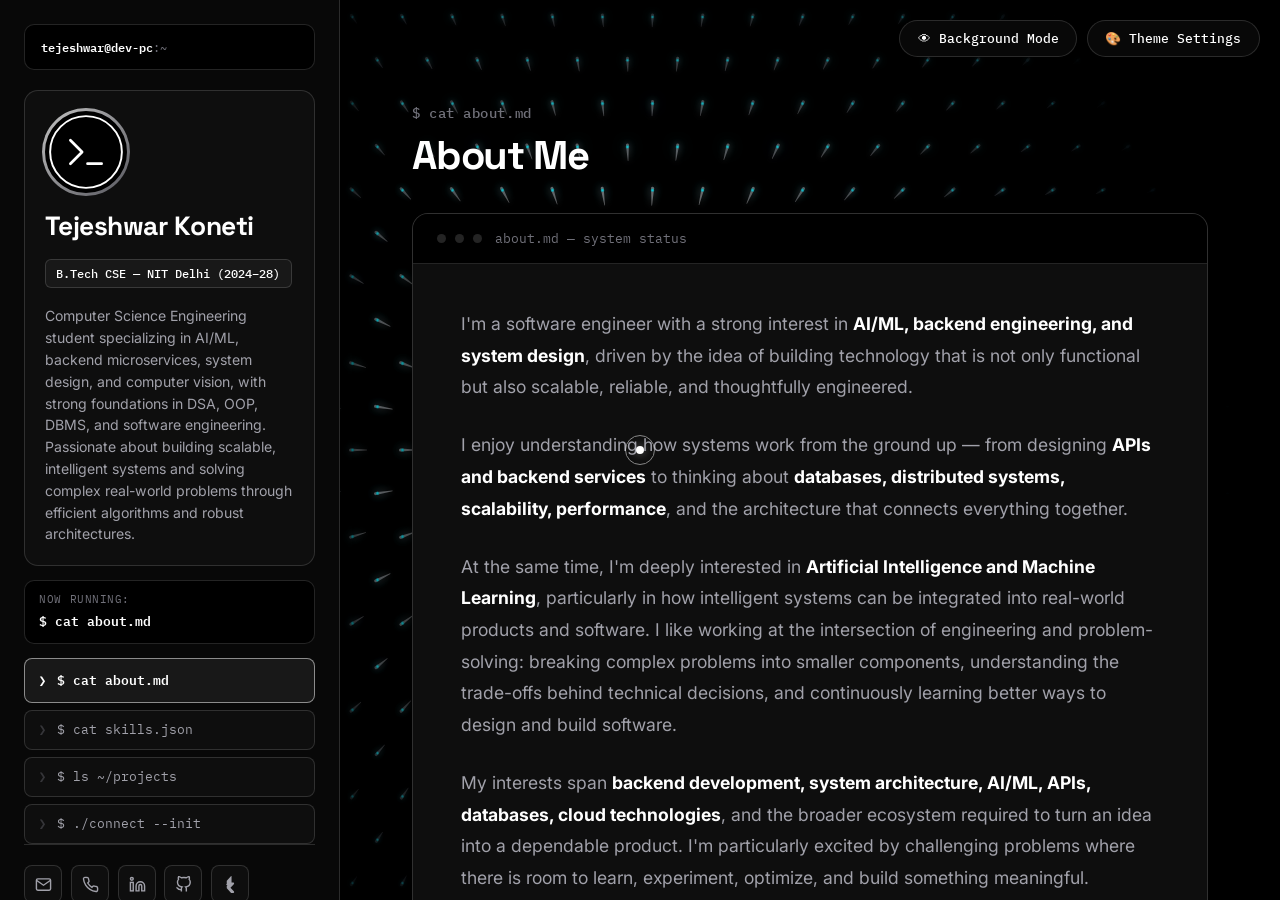
<file: index.html>
<!DOCTYPE html>
<html lang="en">
<head>
  <meta charset="UTF-8">
  <meta name="viewport" content="width=device-width, initial-scale=1.0, viewport-fit=cover, maximum-scale=1, user-scalable=no">
  <meta name="theme-color" content="#000000">
  <title>Tejeshwar Koneti — Computer Science Portfolio</title>
  <meta name="description" content="Personal portfolio of Tejeshwar Koneti, Computer Science Engineering student at NIT Delhi (2024–2028), specializing in AI/ML, Backend Engineering, System Design, and Computer Vision.">
  <link rel="stylesheet" href="styles.css">
</head>
<body data-theme="blackout">

  <!-- Background Vector Canvas Matrix -->
  <canvas id="clock-canvas"></canvas>

  <!-- Top Right Controls Bar -->
  <div class="quick-view-toggle">
    <button id="btn-toggle-portfolio" class="nav-btn" data-cursor-text="Toggle UI">
      <span id="portfolio-view-icon">👁</span>
      <span id="portfolio-view-text">Background Mode</span>
    </button>
    <div class="theme-dropdown-wrapper">
      <button id="btn-theme-settings" class="nav-btn" data-cursor-text="Theme Settings">
        <span>🎨</span>
        <span>Theme Settings</span>
      </button>
      <div id="theme-dropdown" class="theme-dropdown" aria-hidden="true"></div>
    </div>
  </div>

  <!-- Main Split-Screen Portfolio Overlay -->
  <div class="split-portfolio-container" id="portfolio-overlay">
    
    <!-- LEFT PANEL: 3D Reactive Sidebar Cards (340px Wide) -->
    <aside class="portfolio-left-panel">
      
      <!-- Block 1: Terminal Header Card -->
      <div class="terminal-panel-header tilt-block">
        <span class="window-path"><span class="path-host">tejeshwar@dev-pc</span>:~</span>
      </div>

      <!-- Block 2: Main Profile Card -->
      <div class="profile-card tilt-block">
        <div class="avatar-wrapper">
          <div class="avatar-ring"></div>
          <div class="avatar-content">
            <svg class="avatar-svg" viewBox="0 0 100 100" fill="none">
              <circle cx="50" cy="50" r="46" stroke="currentColor" stroke-width="2.5" class="avatar-path" />
              <path d="M30 65 L45 50 L30 35" stroke="currentColor" stroke-width="3.5" stroke-linecap="round" stroke-linejoin="round" class="avatar-path"/>
              <path d="M52 65 H70" stroke="currentColor" stroke-width="3.5" stroke-linecap="round" class="avatar-path"/>
            </svg>
          </div>
        </div>

        <h1 class="profile-name">Tejeshwar Koneti</h1>
        <div class="profile-role">
          <span class="role-badge">B.Tech CSE — NIT Delhi (2024–28)</span>
        </div>

        <p class="profile-bio">
          Computer Science Engineering student specializing in AI/ML, backend microservices, system design, and computer vision, with strong foundations in DSA, OOP, DBMS, and software engineering. Passionate about building scalable, intelligent systems and solving complex real-world problems through efficient algorithms and robust architectures.
        </p>
      </div>

      <!-- Block 3: Live Status Card -->
      <div class="status-indicator-box tilt-block">
        <span class="status-prefix">now running:</span>
        <span class="status-cmd" id="now-running-cmd">$ cat about.md</span>
      </div>

      <!-- Block 4: CLI Navigation Menu Cards -->
      <nav class="cli-nav-menu">
        <a href="#about" class="cli-nav-item tilt-block active" data-section="about">
          <span class="cli-arrow">❯</span>
          <span class="cli-cmd">$ cat about.md</span>
        </a>
        <a href="#skills" class="cli-nav-item tilt-block" data-section="skills">
          <span class="cli-arrow">❯</span>
          <span class="cli-cmd">$ cat skills.json</span>
        </a>
        <a href="#projects" class="cli-nav-item tilt-block" data-section="projects">
          <span class="cli-arrow">❯</span>
          <span class="cli-cmd">$ ls ~/projects</span>
        </a>
        <a href="#contact" class="cli-nav-item tilt-block" data-section="contact">
          <span class="cli-arrow">❯</span>
          <span class="cli-cmd">$ ./connect --init</span>
        </a>
      </nav>

      <!-- Pinned Contact Links -->
      <div class="pinned-socials">
        <a href="mailto:Tejeshwar3510@gmail.com" class="social-icon-btn tilt-block" title="Email" target="_blank" rel="noopener">
          <svg viewBox="0 0 24 24" fill="none" stroke="currentColor" stroke-width="2"><path d="M4 4h16c1.1 0 2 .9 2 2v12c0 1.1-.9 2-2 2H4c-1.1 0-2-.9-2-2V6c0-1.1.9-2 2-2z"/><path d="M22 6l-10 7L2 6"/></svg>
        </a>
        <a href="tel:+918179459883" class="social-icon-btn tilt-block" title="Phone" target="_blank" rel="noopener">
          <svg viewBox="0 0 24 24" fill="none" stroke="currentColor" stroke-width="2"><path d="M22 16.92v3a2 2 0 0 1-2.18 2 19.79 19.79 0 0 1-8.63-3.07 19.5 19.5 0 0 1-6-6 19.79 19.79 0 0 1-3.07-8.67A2 2 0 0 1 4.11 2h3a2 2 0 0 1 2 1.72 12.84 12.84 0 0 0 .7 2.81 2 2 0 0 1-.45 2.11L8.09 9.91a16 16 0 0 0 6 6l1.27-1.27a2 2 0 0 1 2.11-.45 12.84 12.84 0 0 0 2.81.7A2 2 0 0 1 22 16.92z"/></svg>
        </a>
        <a href="https://www.linkedin.com/in/tejeshwar-koneti16/" class="social-icon-btn tilt-block" title="LinkedIn" target="_blank" rel="noopener">
          <svg viewBox="0 0 24 24" fill="none" stroke="currentColor" stroke-width="2"><path d="M16 8a6 6 0 0 1 6 6v7h-4v-7a2 2 0 0 0-2-2 2 2 0 0 0-2 2v7h-4v-7a6 6 0 0 1 6-6z"/><rect x="2" y="9" width="4" height="12"/><circle cx="4" cy="4" r="2"/></svg>
        </a>
        <a href="https://github.com/Tejeshwar2006" class="social-icon-btn tilt-block" title="GitHub" target="_blank" rel="noopener">
          <svg viewBox="0 0 24 24" fill="none" stroke="currentColor" stroke-width="2"><path d="M9 19c-5 1.5-5-2.5-7-3m14 6v-3.87a3.37 3.37 0 0 0-.94-2.61c3.14-.35 6.44-1.54 6.44-7A5.44 5.44 0 0 0 20 4.77 5.07 5.07 0 0 0 19.91 1S18.73.65 16 2.48a13.38 13.38 0 0 0-7 0C6.27.65 5.09 1 5.09 1A5.07 5.07 0 0 0 5 4.77a5.44 5.44 0 0 0-1.5 3.78c0 5.42 3.3 6.61 6.44 7A3.37 3.37 0 0 0 9 18.13V22"/></svg>
        </a>
        <a href="https://leetcode.com/u/Tejeshwar_Koneti" class="social-icon-btn tilt-block" title="LeetCode" target="_blank" rel="noopener">
          <svg viewBox="0 0 24 24" fill="currentColor"><path d="M13.483 0a1.374 1.374 0 0 0-.961.438L7.116 6.226a1.374 1.374 0 0 0-.416.946V16.8a1.374 1.374 0 0 0 .416.947l5.406 5.788c.25.268.598.416.961.416h2.247c.759 0 1.374-.615 1.374-1.374 0-.363-.148-.711-.416-.961l-4.707-5.04 4.707-5.04c.268-.25.416-.598.416-.961 0-.759-.615-1.374-1.374-1.374h-2.247zm-4.32 8.358L5.787 12l3.376 3.642 1.488-1.593L8.96 12l1.691-2.049z"/></svg>
        </a>
      </div>
    </aside>

    <!-- RIGHT PANEL: Enlarged Scroll Feed -->
    <main class="portfolio-right-panel" id="scroll-main">
      
      <!-- SECTION 1: ABOUT ME -->
      <section class="content-section" id="about" data-command="$ cat about.md">
        <div class="section-eyebrow">$ cat about.md</div>
        <h2 class="section-title">About Me</h2>
        
        <div class="terminal-card about-card-large tilt-block">
          <div class="terminal-card-header">
            <span class="term-dot"></span><span class="term-dot"></span><span class="term-dot"></span>
            <span class="term-filename">about.md — system status</span>
          </div>
          <div class="terminal-card-body">
            <p class="term-text">
              I'm a software engineer with a strong interest in <strong>AI/ML, backend engineering, and system design</strong>, driven by the idea of building technology that is not only functional but also scalable, reliable, and thoughtfully engineered.
            </p>
            <p class="term-text">
              I enjoy understanding how systems work from the ground up — from designing <strong>APIs and backend services</strong> to thinking about <strong>databases, distributed systems, scalability, performance</strong>, and the architecture that connects everything together.
            </p>
            <p class="term-text">
              At the same time, I'm deeply interested in <strong>Artificial Intelligence and Machine Learning</strong>, particularly in how intelligent systems can be integrated into real-world products and software. I like working at the intersection of engineering and problem-solving: breaking complex problems into smaller components, understanding the trade-offs behind technical decisions, and continuously learning better ways to design and build software.
            </p>
            <p class="term-text">
              My interests span <strong>backend development, system architecture, AI/ML, APIs, databases, cloud technologies</strong>, and the broader ecosystem required to turn an idea into a dependable product. I'm particularly excited by challenging problems where there is room to learn, experiment, optimize, and build something meaningful.
            </p>

            <!-- Fastfetch Terminal Output Card -->
            <div class="neofetch-box tilt-block">
              <div class="neofetch-logo">
                <pre id="ascii-donut" aria-label="Spinning donut animation"></pre>
              </div>
              <div class="neofetch-info">
                <div class="neofetch-row"><span class="neofetch-key">USER</span><span class="neofetch-val">tejeshwar @ workstation</span></div>
                <div class="neofetch-row"><span class="neofetch-key">DEGREE</span><span class="neofetch-val">B.Tech CSE — NIT Delhi (2024–2028)</span></div>
                <div class="neofetch-row"><span class="neofetch-key">SPECIALIZATION</span><span class="neofetch-val">AI/ML, Backend Engineering, System Design, CV</span></div>
                <div class="neofetch-row"><span class="neofetch-key">STACK</span><span class="neofetch-val">Python, C++, OpenCV, SQL, Pandas, NumPy, PHP</span></div>
                <div class="neofetch-row"><span class="neofetch-key">SHELL</span><span class="neofetch-val">zsh 5.9 / bash</span></div>
              </div>
            </div>
          </div>
        </div>
      </section>

      <!-- SECTION 2: TECH STACK & SKILLS -->
      <section class="content-section" id="skills" data-command="$ cat skills.json">
        <div class="section-eyebrow">$ cat skills.json</div>
        <h2 class="section-title">Tech Stack & Skills</h2>

        <div class="skills-category-grid">
          <div class="skill-card tilt-block">
            <div class="skill-category-title"><span class="code-symbol">/</span> Languages</div>
            <div class="skill-chips">
              <span class="chip">Python</span>
              <span class="chip">C</span>
              <span class="chip">C++</span>
              <span class="chip">SQL</span>
            </div>
          </div>

          <div class="skill-card tilt-block">
            <div class="skill-category-title"><span class="code-symbol">/</span> AI/ML & Data Engineering</div>
            <div class="skill-chips">
              <span class="chip">Pandas</span>
              <span class="chip">NumPy</span>
              <span class="chip">Data Pipelines</span>
              <span class="chip">Feature Processing</span>
            </div>
          </div>

          <div class="skill-card tilt-block">
            <div class="skill-category-title"><span class="code-symbol">/</span> Computer Vision & Real-Time AI</div>
            <div class="skill-chips">
              <span class="chip">OpenCV</span>
              <span class="chip">MediaPipe</span>
              <span class="chip">Gesture Recognition</span>
              <span class="chip">Real-Time Image Processing</span>
            </div>
          </div>

          <div class="skill-card tilt-block">
            <div class="skill-category-title"><span class="code-symbol">/</span> Backend & Databases</div>
            <div class="skill-chips">
              <span class="chip">MySQL</span>
              <span class="chip">SQL Optimization</span>
              <span class="chip">PHP</span>
              <span class="chip">HTML5 / CSS3</span>
            </div>
          </div>

          <div class="skill-card tilt-block">
            <div class="skill-category-title"><span class="code-symbol">/</span> System Design & Tools</div>
            <div class="skill-chips">
              <span class="chip">Git / GitHub</span>
              <span class="chip">Streamlit</span>
              <span class="chip">XAMPP</span>
              <span class="chip">MySQL Workbench</span>
              <span class="chip">VS Code</span>
              <span class="chip">Bash Terminal</span>
            </div>
          </div>

          <div class="skill-card tilt-block">
            <div class="skill-category-title"><span class="code-symbol">/</span> Core CS Fundamentals</div>
            <div class="skill-chips">
              <span class="chip">DSA</span>
              <span class="chip">OOPs</span>
              <span class="chip">Operating Systems</span>
              <span class="chip">Algorithm Design</span>
            </div>
          </div>
        </div>
      </section>

      <!-- SECTION 3: PROJECTS -->
      <section class="content-section" id="projects" data-command="$ ls ~/projects">
        <div class="section-eyebrow">$ ls ~/projects</div>
        <h2 class="section-title">Projects</h2>

        <div class="projects-stack">
          <!-- Project 1: Portfolio -->
          <article class="project-card tilt-block">
            <div class="project-header">
              <h3 class="project-name">Portfolio</h3>
              <a href="https://github.com/Tejeshwar2006/portfolio" target="_blank" rel="noopener" class="project-link">
                <span>GitHub Repo</span>
                <svg viewBox="0 0 24 24" fill="none" stroke="currentColor" stroke-width="2"><path d="M18 13v6a2 2 0 0 1-2 2H5a2 2 0 0 1-2-2V8a2 2 0 0 1 2-2h6"/><polyline points="15 3 21 3 21 9"/><line x1="10" y1="14" x2="21" y2="3"/></svg>
              </a>
            </div>
            <p class="project-desc">Personal developer portfolio website showcasing engineering projects, technical skill stack, systems experience, and direct contact channels.</p>
            <div class="project-tags">
              <span class="tag">JavaScript</span>
              <span class="tag">HTML5</span>
              <span class="tag">CSS3</span>
              <span class="tag">Web Engineering</span>
            </div>
          </article>

          <!-- Project 2 -->
          <article class="project-card tilt-block">
            <div class="project-header">
              <h3 class="project-name">Infinix GT Book Control Centre</h3>
              <a href="https://github.com/Tejeshwar2006/infinix-gtbook-control-centre-linux-version" target="_blank" rel="noopener" class="project-link">
                <span>GitHub Repo</span>
                <svg viewBox="0 0 24 24" fill="none" stroke="currentColor" stroke-width="2"><path d="M18 13v6a2 2 0 0 1-2 2H5a2 2 0 0 1-2-2V8a2 2 0 0 1 2-2h6"/><polyline points="15 3 21 3 21 9"/><line x1="10" y1="14" x2="21" y2="3"/></svg>
              </a>
            </div>
            <p class="project-desc">Reverse-engineered laptop hardware control center utility. Built with Python and Textual TUI to control hardware performance modes and fan profiles.</p>
            <div class="project-tags">
              <span class="tag">Python</span>
              <span class="tag">Textual TUI</span>
              <span class="tag">Systems Architecture</span>
              <span class="tag">Hardware Control</span>
            </div>
          </article>

          <!-- Project 3 -->
          <article class="project-card tilt-block">
            <div class="project-header">
              <h3 class="project-name">H.A.N.D – Human Actuated Nimble Motion Device</h3>
              <a href="https://github.com/Tejeshwar2006/H.A.N.D-HUMAN-ACTUATED-NIMBLE-MOTION-DEVICE" target="_blank" rel="noopener" class="project-link">
                <span>GitHub Repo</span>
                <svg viewBox="0 0 24 24" fill="none" stroke="currentColor" stroke-width="2"><path d="M18 13v6a2 2 0 0 1-2 2H5a2 2 0 0 1-2-2V8a2 2 0 0 1 2-2h6"/><polyline points="15 3 21 3 21 9"/><line x1="10" y1="14" x2="21" y2="3"/></svg>
              </a>
            </div>
            <p class="project-desc">Real-time gesture-controlled robotic hand achieving ~95% finger detection accuracy with &lt;120ms latency using MediaPipe and OpenCV. Integrates Arduino Uno, HC-05 Bluetooth module, and servo actuation.</p>
            <div class="project-tags">
              <span class="tag">Python</span>
              <span class="tag">OpenCV</span>
              <span class="tag">MediaPipe</span>
              <span class="tag">Arduino</span>
              <span class="tag">Bluetooth HC-05</span>
            </div>
          </article>

          <!-- Project 4 -->
          <article class="project-card tilt-block">
            <div class="project-header">
              <h3 class="project-name">Episteme – Extractive Data Summarization Engine</h3>
              <a href="https://github.com/Tejeshwar2006/EPISTEME-NLP-BASED-TEXT-SUMMARIZATION-SYSTEM" target="_blank" rel="noopener" class="project-link">
                <span>GitHub Repo</span>
                <svg viewBox="0 0 24 24" fill="none" stroke="currentColor" stroke-width="2"><path d="M18 13v6a2 2 0 0 1-2 2H5a2 2 0 0 1-2-2V8a2 2 0 0 1 2-2h6"/><polyline points="15 3 21 3 21 9"/><line x1="10" y1="14" x2="21" y2="3"/></svg>
              </a>
            </div>
            <p class="project-desc">Extractive text processing system utilizing graph-based ranking algorithms (TextRank/PageRank) for key sentence identification with sentence highlighting in a Streamlit web interface.</p>
            <div class="project-tags">
              <span class="tag">Python</span>
              <span class="tag">NLTK</span>
              <span class="tag">TextRank</span>
              <span class="tag">PageRank</span>
              <span class="tag">Streamlit</span>
            </div>
          </article>

          <!-- Project 5 -->
          <article class="project-card tilt-block">
            <div class="project-header">
              <h3 class="project-name">GLOBETREK – Web Travel Platform</h3>
              <a href="https://github.com/Tejeshwar2006/GLOBETREK-WEB-BASED-TRAVEL-PLATFORM" target="_blank" rel="noopener" class="project-link">
                <span>GitHub Repo</span>
                <svg viewBox="0 0 24 24" fill="none" stroke="currentColor" stroke-width="2"><path d="M18 13v6a2 2 0 0 1-2 2H5a2 2 0 0 1-2-2V8a2 2 0 0 1 2-2h6"/><polyline points="15 3 21 3 21 9"/><line x1="10" y1="14" x2="21" y2="3"/></svg>
              </a>
            </div>
            <p class="project-desc">Full-stack web application for user registration, authentication, and travel data management featuring relational database schema optimization and XAMPP backend connectivity.</p>
            <div class="project-tags">
              <span class="tag">PHP</span>
              <span class="tag">MySQL</span>
              <span class="tag">SQL Optimization</span>
              <span class="tag">XAMPP</span>
            </div>
          </article>

          <!-- Project 6 -->
          <article class="project-card tilt-block">
            <div class="project-header">
              <h3 class="project-name">Trading_bot</h3>
              <a href="https://github.com/Tejeshwar2006/Trading_bot" target="_blank" rel="noopener" class="project-link">
                <span>GitHub Repo</span>
                <svg viewBox="0 0 24 24" fill="none" stroke="currentColor" stroke-width="2"><path d="M18 13v6a2 2 0 0 1-2 2H5a2 2 0 0 1-2-2V8a2 2 0 0 1 2-2h6"/><polyline points="15 3 21 3 21 9"/><line x1="10" y1="14" x2="21" y2="3"/></svg>
              </a>
            </div>
            <p class="project-desc">Automated CLI trading bot developed for Binance Futures Testnet with API connectivity, trade execution algorithms, risk controls, and automated strategy logging.</p>
            <div class="project-tags">
              <span class="tag">Python</span>
              <span class="tag">Binance API</span>
              <span class="tag">Futures Trading</span>
              <span class="tag">CLI Engine</span>
            </div>
          </article>
        </div>
      </section>

      <!-- SECTION 4: CONNECT -->
      <section class="content-section" id="contact" data-command="$ ./connect --init">
        <div class="section-eyebrow">$ ./connect --init</div>
        <h2 class="section-title">Connect</h2>

        <div class="terminal-card tilt-block">
          <div class="terminal-card-header">
            <span class="term-dot"></span><span class="term-dot"></span><span class="term-dot"></span>
            <span class="term-filename">connect.sh — active session</span>
          </div>
          <div class="terminal-card-body">
            <div class="contact-rows-grid">
              <div class="contact-kv-row tilt-block">
                <span class="kv-key">EMAIL:</span>
                <a href="mailto:Tejeshwar3510@gmail.com" class="kv-val">Tejeshwar3510@gmail.com</a>
              </div>
              <div class="contact-kv-row tilt-block">
                <span class="kv-key">PHONE:</span>
                <a href="tel:+918179459883" class="kv-val">+91 81794 59883</a>
              </div>
              <div class="contact-kv-row tilt-block">
                <span class="kv-key">LINKEDIN:</span>
                <a href="https://www.linkedin.com/in/tejeshwar-koneti16/" target="_blank" rel="noopener" class="kv-val">linkedin.com/in/tejeshwar-koneti16</a>
              </div>
              <div class="contact-kv-row tilt-block">
                <span class="kv-key">GITHUB:</span>
                <a href="https://github.com/Tejeshwar2006" target="_blank" rel="noopener" class="kv-val">github.com/Tejeshwar2006</a>
              </div>
              <div class="contact-kv-row tilt-block">
                <span class="kv-key">LEETCODE:</span>
                <a href="https://leetcode.com/u/Tejeshwar_Koneti" target="_blank" rel="noopener" class="kv-val">leetcode.com/u/Tejeshwar_Koneti</a>
              </div>
              <div class="contact-kv-row tilt-block">
                <span class="kv-key">LOCATION:</span>
                <span class="kv-val">Delhi, India</span>
              </div>
            </div>
          </div>
        </div>

        <footer class="portfolio-footer">
          <span>© 2026 Tejeshwar Koneti </span>
        </footer>
      </section>
    </main>
  </div>

  <!-- Theme Settings Dropdown Panel -->
  <div id="hud-controller" aria-label="Theme Settings Panel">
    <div class="hud-body" id="theme-dropdown-body">
      <!-- Theme Selection -->
      <div class="ctrl-group">
        <label class="ctrl-label">Theme Preset</label>
        <div class="segmented-btns" id="theme-selector">
          <button class="seg-btn active" data-theme="blackout">Blackout</button>
          <button class="seg-btn" data-theme="classic">Classic</button>
          <button class="seg-btn" data-theme="stealth">Stealth</button>
          <button class="seg-btn" data-theme="cyberpunk">Cyber</button>
          <button class="seg-btn" data-theme="gold">Gold</button>
          <button class="seg-btn" data-theme="glass">Glass</button>
        </div>
      </div>

      <!-- Hand Style -->
      <div class="ctrl-group">
        <label class="ctrl-label">Hand Style</label>
        <div class="segmented-btns" id="hand-style-selector">
          <button class="seg-btn active" data-style="needle">Needle</button>
          <button class="seg-btn" data-style="dual">Dual</button>
          <button class="seg-btn" data-style="tapered">Arrow</button>
          <button class="seg-btn" data-style="laser">Laser</button>
        </div>
      </div>

      <!-- Lattice Structure / Layout -->
      <div class="ctrl-group">
        <label class="ctrl-label">Lattice Structure</label>
        <div class="segmented-btns" id="layout-selector">
          <button class="seg-btn active" data-layout="honeycomb">Honeycomb ⬡</button>
          <button class="seg-btn" data-layout="square">Square ⊞</button>
        </div>
      </div>

      <!-- Clock Size Slider -->
      <div class="ctrl-group">
        <div class="ctrl-label">
          <span>Clock Size</span>
          <span class="ctrl-val" id="val-radius">20px</span>
        </div>
        <input type="range" id="slider-radius" min="14" max="48" value="20" step="2">
      </div>

      <!-- Clock Gap Slider -->
      <div class="ctrl-group">
        <div class="ctrl-label">
          <span>Grid Gap</span>
          <span class="ctrl-val" id="val-gap">10px</span>
        </div>
        <input type="range" id="slider-gap" min="1" max="16" value="10" step="1">
      </div>

      <!-- Tracking Fluidity Slider -->
      <div class="ctrl-group">
        <div class="ctrl-label">
          <span>Tracking Fluidity</span>
          <span class="ctrl-val" id="val-smoothing">80%</span>
        </div>
        <input type="range" id="slider-smoothing" min="0.05" max="1" value="0.8" step="0.05">
      </div>

      <!-- Hand Thickness Slider -->
      <div class="ctrl-group">
        <div class="ctrl-label">
          <span>Hand Thickness</span>
          <span class="ctrl-val" id="val-thickness">1.2px</span>
        </div>
        <input type="range" id="slider-thickness" min="0.8" max="5" value="1.2" step="0.2">
      </div>

      <!-- Distance Scaling Radius Slider -->
      <div class="ctrl-group">
        <div class="ctrl-label">
          <span>Distance Scaling Radius</span>
          <span class="ctrl-val" id="val-falloff">600px</span>
        </div>
        <input type="range" id="slider-falloff" min="150" max="900" value="600" step="25">
      </div>

      <!-- Distance Length Scaling Toggle -->
      <div class="ctrl-group">
        <div class="toggle-row">
          <span>Dynamic Distance Scaling</span>
          <label class="switch">
            <input type="checkbox" id="toggle-distance-scaling" checked>
            <span class="slider-toggle"></span>
          </label>
        </div>
      </div>
    </div>
  </div>

  <!-- Scripts -->
  <script type="module" src="main.js"></script>
</body>
</html>
</file>
<file: styles.css>
/* ==========================================================================
   Tejeshwar Koneti — Expansive Full-Width Developer Portfolio
   ========================================================================== */

@import url('https://fonts.googleapis.com/css2?family=IBM+Plex+Mono:ital,wght@0,300;0,400;0,500;0,600;0,700;1,400&family=Inter:wght@300;400;500;600;700&family=Space+Grotesk:wght@400;500;600;700&display=swap');

/* Default Blackout Monochrome Theme */
:root, [data-theme="blackout"] {
  --font-heading: 'Space Grotesk', -apple-system, BlinkMacSystemFont, sans-serif;
  --font-body: 'Inter', -apple-system, BlinkMacSystemFont, sans-serif;
  --font-mono: 'IBM Plex Mono', monospace;

  --bg-dark: #000000;
  --panel-bg: #080808;
  --card-bg: #0e0e0e;
  --card-hover-bg: #181818;
  --panel-border: rgba(255, 255, 255, 0.14);
  --panel-border-hover: rgba(255, 255, 255, 0.5);
  --text-main: #ffffff;
  --text-muted: #a1a1aa;
  --text-dim: #71717a;

  --bg-color: #000000;
  --hud-bg: #0a0a0a;
  --hud-border: rgba(255, 255, 255, 0.14);
  --hud-text: #ffffff;
  --pill-bg: #1c1c1c;
  --pill-active: #ffffff;
  --pill-active-text: #000000;
}

/* Classic Light Theme */
[data-theme="classic"] {
  --bg-dark: #f8fafc;
  --panel-bg: #ffffff;
  --card-bg: #f1f5f9;
  --card-hover-bg: #e2e8f0;
  --panel-border: rgba(0, 0, 0, 0.15);
  --panel-border-hover: rgba(0, 0, 0, 0.5);
  --text-main: #0f172a;
  --text-muted: #334155;
  --text-dim: #64748b;

  --bg-color: #ffffff;
  --hud-bg: #ffffff;
  --hud-border: rgba(0, 0, 0, 0.15);
  --hud-text: #0f172a;
  --pill-bg: #e2e8f0;
  --pill-active: #0f172a;
  --pill-active-text: #ffffff;
}

/* Cyberpunk Neon Theme */
[data-theme="cyberpunk"] {
  --bg-dark: #05050d;
  --panel-bg: #0a0a18;
  --card-bg: #101026;
  --card-hover-bg: #18183c;
  --panel-border: rgba(0, 240, 255, 0.3);
  --panel-border-hover: #ff0055;
  --text-main: #00f0ff;
  --text-muted: #cbd5e1;
  --text-dim: #ff0055;

  --bg-color: #05050d;
  --hud-bg: #0a0a18;
  --hud-border: rgba(0, 240, 255, 0.3);
  --hud-text: #00f0ff;
  --pill-bg: #18183c;
  --pill-active: #00f0ff;
  --pill-active-text: #05050d;
}

/* Gold Luxury Dark Theme */
[data-theme="gold"] {
  --bg-dark: #090805;
  --panel-bg: #12100a;
  --card-bg: #1a170e;
  --card-hover-bg: #282214;
  --panel-border: rgba(234, 179, 8, 0.3);
  --panel-border-hover: #fbbf24;
  --text-main: #fbbf24;
  --text-muted: #fef08a;
  --text-dim: #ca8a04;

  --bg-color: #090805;
  --hud-bg: #12100a;
  --hud-border: rgba(234, 179, 8, 0.3);
  --hud-text: #fbbf24;
  --pill-bg: #282214;
  --pill-active: #fbbf24;
  --pill-active-text: #090805;
}

/* Stealth Charcoal Theme */
[data-theme="stealth"] {
  --bg-dark: #0f1115;
  --panel-bg: #161920;
  --card-bg: #1f232d;
  --card-hover-bg: #292e3b;
  --panel-border: rgba(255, 255, 255, 0.14);
  --panel-border-hover: rgba(255, 255, 255, 0.5);
  --text-main: #f1f5f9;
  --text-muted: #94a3b8;
  --text-dim: #64748b;

  --bg-color: #0f1115;
  --hud-bg: #161920;
  --hud-border: rgba(255, 255, 255, 0.14);
  --hud-text: #f1f5f9;
  --pill-bg: #292e3b;
  --pill-active: #f1f5f9;
  --pill-active-text: #0f1115;
}

/* Ice Glass Blue Theme */
[data-theme="glass"] {
  --bg-dark: #040d1a;
  --panel-bg: #08172c;
  --card-bg: #0d223f;
  --card-hover-bg: #143056;
  --panel-border: rgba(56, 189, 248, 0.3);
  --panel-border-hover: #38bdf8;
  --text-main: #e0f2fe;
  --text-muted: #93c5fd;
  --text-dim: #38bdf8;

  --bg-color: #040d1a;
  --hud-bg: #08172c;
  --hud-border: rgba(56, 189, 248, 0.3);
  --hud-text: #e0f2fe;
  --pill-bg: #143056;
  --pill-active: #38bdf8;
  --pill-active-text: #040d1a;
}

/* Reset & Base */
*, *::before, *::after {
  box-sizing: border-box;
  margin: 0;
  padding: 0;
}

html {
  font-size: 16px;
  background-color: var(--bg-dark);
  color: var(--text-main);
  font-family: var(--font-body);
  -webkit-font-smoothing: antialiased;
  -moz-osx-font-smoothing: grayscale;
  text-rendering: optimizeLegibility;
  transition: background-color 0.3s ease, color 0.3s ease;
}

body {
  width: 100%;
  height: 100vh;
  height: 100dvh;
  overflow: hidden;
  background-color: var(--bg-dark);
  color: var(--text-main);
  cursor: default;
  transition: background-color 0.3s ease;
  -webkit-tap-highlight-color: transparent;
}

button, a, input, select, label {
  touch-action: manipulation;
}

/* Canvas Background */
#clock-canvas {
  position: fixed;
  top: 0;
  left: 0;
  width: 100vw;
  height: 100vh;
  z-index: 1;
  pointer-events: auto;
  user-select: none;
}

/* Top Right Action Button */
.quick-view-toggle {
  position: fixed;
  top: calc(1.25rem + env(safe-area-inset-top));
  right: calc(1.25rem + env(safe-area-inset-right));
  z-index: 200;
  display: flex;
  align-items: center;
  gap: 0.6rem;
}

.theme-dropdown-wrapper {
  position: relative;
}

.theme-dropdown {
  display: none;
  position: absolute;
  top: calc(100% + 0.6rem);
  right: 0;
  width: 320px;
  max-width: calc(100vw - 2.5rem);
  background: var(--hud-bg);
  border: 1px solid var(--hud-border);
  border-radius: 14px;
  padding: 1.2rem 1.4rem;
  z-index: 300;
  box-shadow: 0 12px 40px rgba(0, 0, 0, 0.5);
  backdrop-filter: blur(12px);
  -webkit-backdrop-filter: blur(12px);
  animation: dropdownIn 0.2s ease;
}

.theme-dropdown.open {
  display: block;
}

@keyframes dropdownIn {
  from { opacity: 0; transform: translateY(-8px); }
  to   { opacity: 1; transform: translateY(0); }
}

/* Hide the old HUD controller container entirely */
#hud-controller {
  display: none;
}

.nav-btn {
  display: inline-flex;
  align-items: center;
  gap: 0.5rem;
  padding: 0.55rem 1.1rem;
  border-radius: 9999px;
  background: var(--panel-bg);
  border: 1px solid var(--panel-border);
  color: var(--text-main);
  font-family: var(--font-mono);
  font-size: 0.8rem;
  font-weight: 500;
  cursor: pointer;
  transition: all 0.25s ease;
}

.nav-btn:hover {
  border-color: var(--text-main);
  box-shadow: 0 0 20px rgba(255, 255, 255, 0.2);
}

/* Split Screen Layout Container */
.split-portfolio-container {
  position: fixed;
  top: 0;
  left: 0;
  width: 100vw;
  height: 100vh;
  z-index: 10;
  display: flex;
  background: transparent;
  pointer-events: none;
  transition: opacity 0.4s ease, visibility 0.4s ease;
}

.split-portfolio-container.hidden {
  opacity: 0;
  visibility: hidden;
  pointer-events: none;
}

/* ==========================================================================
   LEFT PANEL (Solid Opaque 340px Sidebar with 3D Reactive Cards)
   ========================================================================== */
.portfolio-left-panel {
  width: 340px;
  min-width: 340px;
  height: 100vh;
  background: var(--panel-bg);
  border-right: 1px solid var(--panel-border);
  display: flex;
  flex-direction: column;
  padding: 1.5rem;
  pointer-events: auto;
  overflow-y: auto;
  box-shadow: 15px 0 40px rgba(0, 0, 0, 0.8);
  perspective: 1000px;
  transition: background-color 0.3s ease, border-color 0.3s ease;
}

/* Generic 3D Tilt Card Block */
.tilt-block {
  transform-style: preserve-3d;
  transition: transform 0.15s ease-out, border-color 0.25s ease, box-shadow 0.25s ease, background 0.25s ease;
  will-change: transform;
}

.tilt-block:hover {
  border-color: var(--panel-border-hover) !important;
  box-shadow: 0 16px 35px rgba(0, 0, 0, 0.6);
}

/* Terminal Header Bar Block */
.terminal-panel-header {
  display: flex;
  align-items: center;
  justify-content: space-between;
  padding: 0.75rem 1rem;
  background: var(--bg-dark);
  border: 1px solid var(--panel-border);
  border-radius: 10px;
  margin-bottom: 1.25rem;
}

.window-path {
  font-family: var(--font-mono);
  font-size: 0.78rem;
  color: var(--text-dim);
}

.path-host {
  color: var(--text-main);
  font-weight: 600;
}

/* Profile Card Box */
.profile-card {
  display: flex;
  flex-direction: column;
  gap: 1.1rem;
  background: var(--card-bg);
  border: 1px solid var(--panel-border);
  border-radius: 14px;
  padding: 1.25rem;
}

.avatar-wrapper {
  position: relative;
  width: 82px;
  height: 82px;
}

.avatar-ring {
  position: absolute;
  top: -3px;
  left: -3px;
  width: 88px;
  height: 88px;
  border-radius: 50%;
  background: linear-gradient(135deg, var(--text-main), var(--text-dim));
  opacity: 0.75;
}

.avatar-content {
  position: relative;
  width: 82px;
  height: 82px;
  border-radius: 50%;
  background: var(--bg-dark);
  overflow: hidden;
  display: flex;
  align-items: center;
  justify-content: center;
  border: 2px solid var(--bg-dark);
  z-index: 2;
}

.avatar-svg {
  width: 100%;
  height: 100%;
}

.avatar-path {
  stroke: var(--text-main);
}

.profile-name {
  font-family: var(--font-heading);
  font-size: 1.65rem;
  font-weight: 700;
  color: var(--text-main);
  line-height: 1.15;
  letter-spacing: -0.02em;
}

.role-badge {
  display: inline-flex;
  align-items: center;
  font-family: var(--font-mono);
  font-size: 0.78rem;
  font-weight: 500;
  color: var(--text-main);
  background: var(--card-hover-bg);
  border: 1px solid var(--panel-border);
  padding: 0.35rem 0.65rem;
  border-radius: 6px;
}

.profile-bio {
  font-size: 0.88rem;
  color: var(--text-muted);
  line-height: 1.55;
}

/* Status Bar Box Block */
.status-indicator-box {
  background: var(--bg-dark);
  border: 1px solid var(--panel-border);
  border-radius: 10px;
  padding: 0.7rem 0.9rem;
  font-family: var(--font-mono);
  font-size: 0.8rem;
  display: flex;
  flex-direction: column;
  gap: 0.25rem;
  margin-top: 0.85rem;
}

.status-prefix {
  color: var(--text-dim);
  font-size: 0.68rem;
  text-transform: uppercase;
  letter-spacing: 0.05em;
}

.status-cmd {
  color: var(--text-main);
  font-weight: 600;
}

/* CLI Menu Links Block */
.cli-nav-menu {
  display: flex;
  flex-direction: column;
  gap: 0.45rem;
  margin-top: 0.85rem;
}

.cli-nav-item {
  display: flex;
  align-items: center;
  gap: 0.65rem;
  padding: 0.65rem 0.85rem;
  border-radius: 8px;
  background: var(--card-bg);
  color: var(--text-muted);
  text-decoration: none;
  font-family: var(--font-mono);
  font-size: 0.82rem;
  border: 1px solid var(--panel-border);
}

.cli-arrow {
  color: var(--text-dim);
  opacity: 0.4;
  transition: transform 0.2s ease, opacity 0.2s ease;
}

.cli-nav-item:hover {
  background: var(--card-hover-bg);
  color: var(--text-main);
}

.cli-nav-item:hover .cli-arrow {
  opacity: 1;
  transform: translateX(3px);
}

.cli-nav-item.active {
  background: var(--card-hover-bg);
  border-color: var(--panel-border-hover);
  color: var(--text-main);
  font-weight: 600;
}

.cli-nav-item.active .cli-arrow {
  color: var(--text-main);
  opacity: 1;
}

/* Pinned Social Links */
.pinned-socials {
  margin-top: auto;
  padding-top: 1.25rem;
  border-top: 1px solid var(--panel-border);
  display: flex;
  gap: 0.55rem;
  flex-wrap: wrap;
}

.social-icon-btn {
  display: inline-flex;
  align-items: center;
  justify-content: center;
  width: 38px;
  height: 38px;
  border-radius: 8px;
  background: var(--card-bg);
  border: 1px solid var(--panel-border);
  color: var(--text-muted);
  transition: all 0.2s ease;
}

.social-icon-btn svg {
  width: 17px;
  height: 17px;
}

.social-icon-btn:hover {
  background: var(--text-main);
  border-color: var(--text-main);
  color: var(--bg-dark);
  transform: translateY(-2px);
}

/* ==========================================================================
   RIGHT PANEL (Expansive Full-Width 1280px Feed — No Empty Space)
   ========================================================================== */
.portfolio-right-panel {
  flex: 1;
  height: 100vh;
  overflow-y: auto;
  scroll-behavior: smooth;
  pointer-events: auto;
  padding: 3.5rem 3rem;
  perspective: 1200px;
}

/* Scroll-Linked Reveal Content Section (Expanded Width) */
.content-section {
  min-height: 85vh;
  display: flex;
  flex-direction: column;
  justify-content: center;
  padding: 3rem 1.5rem;
  max-width: 1280px; /* Expansive Full-Width Size */
  width: 100%;
  margin: 0 auto 4rem auto;

  /* GPU-composited scroll-linked entrance (opacity + scale driven from JS) */
  will-change: opacity, transform;
  transform-origin: center center;
  transform: translateZ(0);

  /* Razor-sharp font rendering */
  -webkit-font-smoothing: antialiased;
  -moz-osx-font-smoothing: grayscale;
  text-rendering: optimizeLegibility;
}

.section-eyebrow {
  font-family: var(--font-mono);
  font-size: 0.85rem;
  font-weight: 500;
  color: var(--text-dim);
  margin-bottom: 0.5rem;
  letter-spacing: 0.04em;
}

.section-title {
  font-family: var(--font-heading);
  font-size: 2.5rem;
  font-weight: 700;
  color: var(--text-main);
  margin-bottom: 2rem;
  letter-spacing: -0.03em;
}

/* Terminal Cards (Expansive Full-Width) */
.terminal-card {
  width: 100%;
  background: var(--card-bg);
  border: 1px solid var(--panel-border);
  border-radius: 16px;
  overflow: hidden;
  box-shadow: 0 20px 50px rgba(0, 0, 0, 0.8);
}

.terminal-card:hover {
  border-color: var(--panel-border-hover);
}

.terminal-card-header {
  display: flex;
  align-items: center;
  gap: 0.55rem;
  padding: 1rem 1.5rem;
  background: var(--bg-dark);
  border-bottom: 1px solid var(--panel-border);
}

.term-dot {
  width: 9px;
  height: 9px;
  border-radius: 50%;
  background: var(--panel-border);
}

.term-filename {
  font-family: var(--font-mono);
  font-size: 0.82rem;
  color: var(--text-dim);
  margin-left: 0.3rem;
}

.terminal-card-body {
  padding: 2.25rem 2.5rem;
  display: flex;
  flex-direction: column;
  gap: 1.4rem;
}

/* Enlarge About Me Card specifically */
.about-card-large .terminal-card-body {
  padding: 2.75rem 3rem;
  gap: 1.65rem;
}

.about-card-large .term-text {
  font-size: 1.1rem;
  line-height: 1.8;
  color: var(--text-muted);
}

.term-text {
  font-size: 1rem;
  color: var(--text-muted);
  line-height: 1.75;
}

.term-text strong {
  color: var(--text-main);
}

/* Fastfetch Output Box (Expansive) */
.neofetch-box {
  background: var(--bg-dark);
  border: 1px solid var(--panel-border);
  border-radius: 14px;
  padding: 1.4rem 1.6rem;
  font-family: var(--font-mono);
  font-size: 0.88rem;
  line-height: 1.7;
  color: var(--text-muted);
  display: grid;
  grid-template-columns: min-content 1fr;
  gap: 1.5rem;
  align-items: center;
  overflow: hidden;
}

.neofetch-logo {
  font-family: var(--font-mono);
  font-size: 0.8rem;
  line-height: 1.25;
  color: var(--text-main);
  user-select: none;
  overflow: hidden;
  flex-shrink: 0;
}

#ascii-donut {
  font-family: var(--font-mono);
  font-size: 0.65rem;
  line-height: 1.15;
  color: var(--text-main);
  background: transparent;
  border: none;
  margin: 0;
  padding: 0;
  white-space: pre;
  letter-spacing: 0;
  user-select: none;
  transition: color 0.4s ease;
  display: block;
  overflow: hidden;
}

.neofetch-info {
  display: flex;
  flex-direction: column;
  gap: 0.35rem;
}

.neofetch-row {
  display: flex;
  gap: 0.75rem;
}

.neofetch-key {
  color: var(--text-main);
  font-weight: 600;
  min-width: 110px;
}

.neofetch-val {
  color: var(--text-muted);
}

/* Skill Category Grid (Expansive 3-Column Grid) */
.skills-category-grid {
  display: grid;
  grid-template-columns: repeat(auto-fit, minmax(min(350px, 100%), 1fr));
  gap: 1.5rem;
  width: 100%;
}

.skill-card {
  background: var(--card-bg);
  border: 1px solid var(--panel-border);
  border-radius: 14px;
  padding: 1.6rem;
  display: flex;
  flex-direction: column;
  gap: 1rem;
}

.skill-category-title {
  font-family: var(--font-heading);
  font-size: 1.1rem;
  font-weight: 700;
  color: var(--text-main);
  display: flex;
  align-items: center;
  gap: 0.4rem;
}

.code-symbol {
  color: var(--text-muted);
  font-family: var(--font-mono);
}

.skill-chips {
  display: flex;
  flex-wrap: wrap;
  gap: 0.5rem;
}

.chip {
  font-family: var(--font-mono);
  font-size: 0.82rem;
  font-weight: 500;
  padding: 0.38rem 0.75rem;
  border-radius: 7px;
  background: var(--bg-dark);
  border: 1px solid var(--panel-border);
  color: var(--text-main);
}

/* Projects Stack & Cards (Expansive Full Width) */
.projects-stack {
  display: flex;
  flex-direction: column;
  gap: 1.6rem;
  width: 100%;
}

.project-card {
  width: 100%;
  background: var(--card-bg);
  border: 1px solid var(--panel-border);
  border-radius: 16px;
  padding: 2rem 2.5rem;
  display: flex;
  flex-direction: column;
  gap: 1.1rem;
}

.project-header {
  display: flex;
  justify-content: space-between;
  align-items: flex-start;
  gap: 1.25rem;
}

.project-name {
  font-family: var(--font-heading);
  font-size: 1.4rem;
  font-weight: 700;
  color: var(--text-main);
  line-height: 1.3;
}

.project-link {
  display: inline-flex;
  align-items: center;
  gap: 0.45rem;
  font-family: var(--font-mono);
  font-size: 0.82rem;
  color: var(--text-main);
  text-decoration: none;
  padding: 0.38rem 0.75rem;
  border-radius: 7px;
  background: var(--bg-dark);
  border: 1px solid var(--panel-border);
  transition: all 0.2s ease;
  white-space: nowrap;
}

.project-link svg {
  width: 15px;
  height: 15px;
}

.project-link:hover {
  background: var(--text-main);
  color: var(--bg-dark);
}

.project-desc {
  font-size: 0.98rem;
  color: var(--text-muted);
  line-height: 1.65;
}

.project-tags {
  display: flex;
  flex-wrap: wrap;
  gap: 0.48rem;
}

.tag {
  font-family: var(--font-mono);
  font-size: 0.75rem;
  padding: 0.25rem 0.6rem;
  border-radius: 5px;
  background: var(--bg-dark);
  border: 1px solid var(--panel-border);
  color: var(--text-dim);
}

/* Contact KV Grid & Cards (Expansive Grid) */
.contact-rows-grid {
  display: grid;
  grid-template-columns: repeat(auto-fit, minmax(min(340px, 100%), 1fr));
  gap: 1.25rem;
  width: 100%;
}

.contact-kv-row {
  background: var(--bg-dark);
  border: 1px solid var(--panel-border);
  border-radius: 12px;
  padding: 1.1rem 1.35rem;
  display: flex;
  flex-direction: column;
  gap: 0.3rem;
}

.kv-key {
  font-family: var(--font-mono);
  font-size: 0.74rem;
  color: var(--text-dim);
  text-transform: uppercase;
  letter-spacing: 0.05em;
}

.kv-val {
  font-family: var(--font-mono);
  font-size: 0.9rem;
  color: var(--text-main);
  text-decoration: none;
  word-break: break-all;
  transition: color 0.2s ease;
}

a.kv-val:hover {
  color: var(--text-main);
  text-decoration: underline;
}

.portfolio-footer {
  margin-top: 3rem;
  text-align: center;
  font-size: 0.82rem;
  color: var(--text-dim);
  padding: 1.5rem 0;
  border-top: 1px solid var(--panel-border);
  font-family: var(--font-mono);
}

/* ==========================================================================
   HUD Customizer Toolbar Panel
   ========================================================================== */
#hud-controller {
  position: fixed;
  bottom: 1.5rem;
  right: 1.5rem;
  z-index: 200;
  background: var(--hud-bg);
  border: 1px solid var(--hud-border);
  border-radius: 14px;
  box-shadow: 0 25px 60px -15px rgba(0, 0, 0, 0.8);
  color: var(--hud-text);
  width: 300px;
  max-width: calc(100vw - 3rem);
  transition: all 0.35s ease;
  pointer-events: auto;
}

#hud-controller.collapsed .hud-body {
  display: none;
}

.hud-header {
  display: flex;
  justify-content: space-between;
  align-items: center;
  padding: 0.8rem 1rem;
  border-bottom: 1px solid var(--hud-border);
  cursor: pointer;
}

.hud-title {
  display: flex;
  align-items: center;
  gap: 0.5rem;
  font-family: var(--font-heading);
  font-size: 0.88rem;
  font-weight: 700;
}

.hud-toggle-btn {
  background: var(--pill-bg);
  border: none;
  color: var(--hud-text);
  cursor: pointer;
  width: 24px;
  height: 24px;
  border-radius: 50%;
  transition: transform 0.3s ease;
}

#hud-controller.collapsed .hud-toggle-btn {
  transform: rotate(180deg);
}

.hud-body {
  padding: 1rem;
  display: flex;
  flex-direction: column;
  gap: 0.85rem;
  max-height: 65vh;
  overflow-y: auto;
}

.ctrl-group {
  display: flex;
  flex-direction: column;
  gap: 0.35rem;
}

.ctrl-label {
  display: flex;
  justify-content: space-between;
  font-family: var(--font-mono);
  font-size: 0.7rem;
  font-weight: 600;
  text-transform: uppercase;
  color: var(--text-muted);
}

.ctrl-val {
  color: var(--text-main);
}

.segmented-btns {
  display: grid;
  grid-template-columns: repeat(auto-fit, minmax(50px, 1fr));
  gap: 0.25rem;
  background: var(--pill-bg);
  padding: 0.25rem;
  border-radius: 6px;
}

.seg-btn {
  font-family: var(--font-mono);
  font-size: 0.7rem;
  font-weight: 600;
  padding: 0.35rem;
  border-radius: 4px;
  border: none;
  background: transparent;
  color: var(--hud-text);
  cursor: pointer;
  transition: all 0.2s ease;
  text-align: center;
}

.seg-btn.active {
  background: var(--pill-active);
  color: var(--pill-active-text);
}

input[type="range"] {
  -webkit-appearance: none;
  appearance: none;
  width: 100%;
  height: 4px;
  border-radius: 2px;
  background: var(--pill-bg);
  outline: none;
}

input[type="range"]::-webkit-slider-thumb {
  -webkit-appearance: none;
  appearance: none;
  width: 13px;
  height: 13px;
  border-radius: 50%;
  background: var(--text-main);
  cursor: pointer;
}

.toggle-row {
  display: flex;
  justify-content: space-between;
  align-items: center;
  font-size: 0.78rem;
}

.switch {
  position: relative;
  display: inline-block;
  width: 36px;
  height: 18px;
}

.switch input { opacity: 0; width: 0; height: 0; }

.slider-toggle {
  position: absolute;
  cursor: pointer;
  top: 0; left: 0; right: 0; bottom: 0;
  background-color: var(--pill-bg);
  transition: 0.3s;
  border-radius: 18px;
}

.slider-toggle:before {
  position: absolute;
  content: "";
  height: 12px; width: 12px;
  left: 3px; bottom: 3px;
  background-color: var(--text-main);
  transition: 0.3s;
  border-radius: 50%;
}

input:checked + .slider-toggle { background-color: var(--text-main); }
input:checked + .slider-toggle:before { transform: translateX(18px); background-color: var(--bg-dark); }

/* Custom Cursor */
.custom-cursor-container {
  position: fixed;
  top: 0; left: 0;
  pointer-events: none;
  z-index: 9999;
}

.cursor-dot {
  position: absolute;
  top: -4px; left: -4px;
  width: 8px; height: 8px;
  border-radius: 50%;
  background-color: var(--text-main);
  box-shadow: 0 0 10px rgba(255, 255, 255, 0.4);
}

.cursor-ring {
  position: absolute;
  top: -15px; left: -15px;
  width: 30px; height: 30px;
  border-radius: 50%;
  border: 1px solid var(--text-main);
  opacity: 0.5;
}

/* Mobile Responsiveness */
@media (max-width: 960px) {
  body {
    overflow-y: auto;
  }

  .split-portfolio-container {
    position: relative;
    flex-direction: column;
    height: auto;
    min-height: 100vh;
    min-height: 100dvh;
    overflow-y: visible;
  }

  .split-portfolio-container.hidden {
    display: none;
  }

  .portfolio-left-panel {
    width: 100%;
    min-width: 100%;
    height: auto;
    min-height: auto;
    border-right: none;
    border-bottom: 1px solid var(--panel-border);
    padding: 1.25rem;
    box-shadow: 0 15px 40px rgba(0, 0, 0, 0.6);
  }

  .portfolio-right-panel {
    width: 100%;
    height: auto;
    overflow-y: visible;
    padding: 2rem 0.75rem;
  }

  .content-section {
    min-height: auto;
    max-width: 100%;
    padding: 2.5rem 1rem;
  }

  .neofetch-box {
    grid-template-columns: 1fr;
  }

  #hud-controller {
    bottom: 1rem;
    right: 1rem;
    width: calc(100vw - 2rem);
  }
}

@media (max-width: 640px) {
  /* Compact header: hide decorative blocks, keep identity compact */
  .terminal-panel-header,
  .status-indicator-box {
    display: none;
  }

  .profile-card {
    flex-direction: row;
    align-items: flex-start;
    gap: 0.9rem;
    padding: 1rem;
  }

  .avatar-wrapper { width: 54px; height: 54px; }
  .avatar-ring { width: 60px; height: 60px; top: -3px; left: -3px; }
  .avatar-content { width: 54px; height: 54px; }

  .profile-name { font-size: 1.2rem; }
  .role-badge { font-size: 0.68rem; padding: 0.3rem 0.5rem; }
  .profile-bio { display: none; }

  /* CLI nav becomes a horizontal swipeable row */
  .cli-nav-menu {
    flex-direction: row;
    overflow-x: auto;
    -webkit-overflow-scrolling: touch;
    scrollbar-width: none;
    padding-bottom: 0.25rem;
  }
  .cli-nav-menu::-webkit-scrollbar { display: none; }
  .cli-nav-item { flex-shrink: 0; padding: 0.55rem 0.75rem; }

  .pinned-socials {
    margin-top: 0.85rem;
    flex-wrap: nowrap;
    justify-content: center;
  }

  /* Top-right controls: icon-only pills */
  .quick-view-toggle { gap: 0.4rem; }
  .nav-btn { padding: 0.5rem 0.75rem; }
  .nav-btn span:last-child { display: none; }

  /* Theme panel becomes a bottom sheet */
  .theme-dropdown {
    position: fixed;
    top: auto;
    bottom: calc(1rem + env(safe-area-inset-bottom));
    left: 1rem;
    right: 1rem;
    width: auto;
    max-width: none;
    max-height: 65vh;
    overflow-y: auto;
  }

  /* Typography & spacing compaction */
  .section-title { font-size: 1.75rem; margin-bottom: 1.25rem; }
  .terminal-card-header { padding: 0.8rem 1.1rem; }
  .term-filename { font-size: 0.74rem; }
  .terminal-card-body { padding: 1.4rem 1.25rem; }
  .about-card-large .terminal-card-body { padding: 1.5rem 1.25rem; }
  .about-card-large .term-text { font-size: 1rem; line-height: 1.7; }
  .neofetch-box { padding: 1rem 1.1rem; gap: 1rem; }
  #ascii-donut { font-size: 0.55rem; }
  .neofetch-key { min-width: 78px; }
  .project-card { padding: 1.4rem 1.25rem; }
  .project-name { font-size: 1.2rem; }
  .kv-key { font-size: 0.68rem; }
  .kv-val { font-size: 0.84rem; }
  .portfolio-footer { font-size: 0.72rem; }
}

/* Neutralize sticky hover states on touch devices */
@media (hover: none) {
  .tilt-block:hover {
    border-color: var(--panel-border) !important;
    box-shadow: none;
  }
}
</file>
